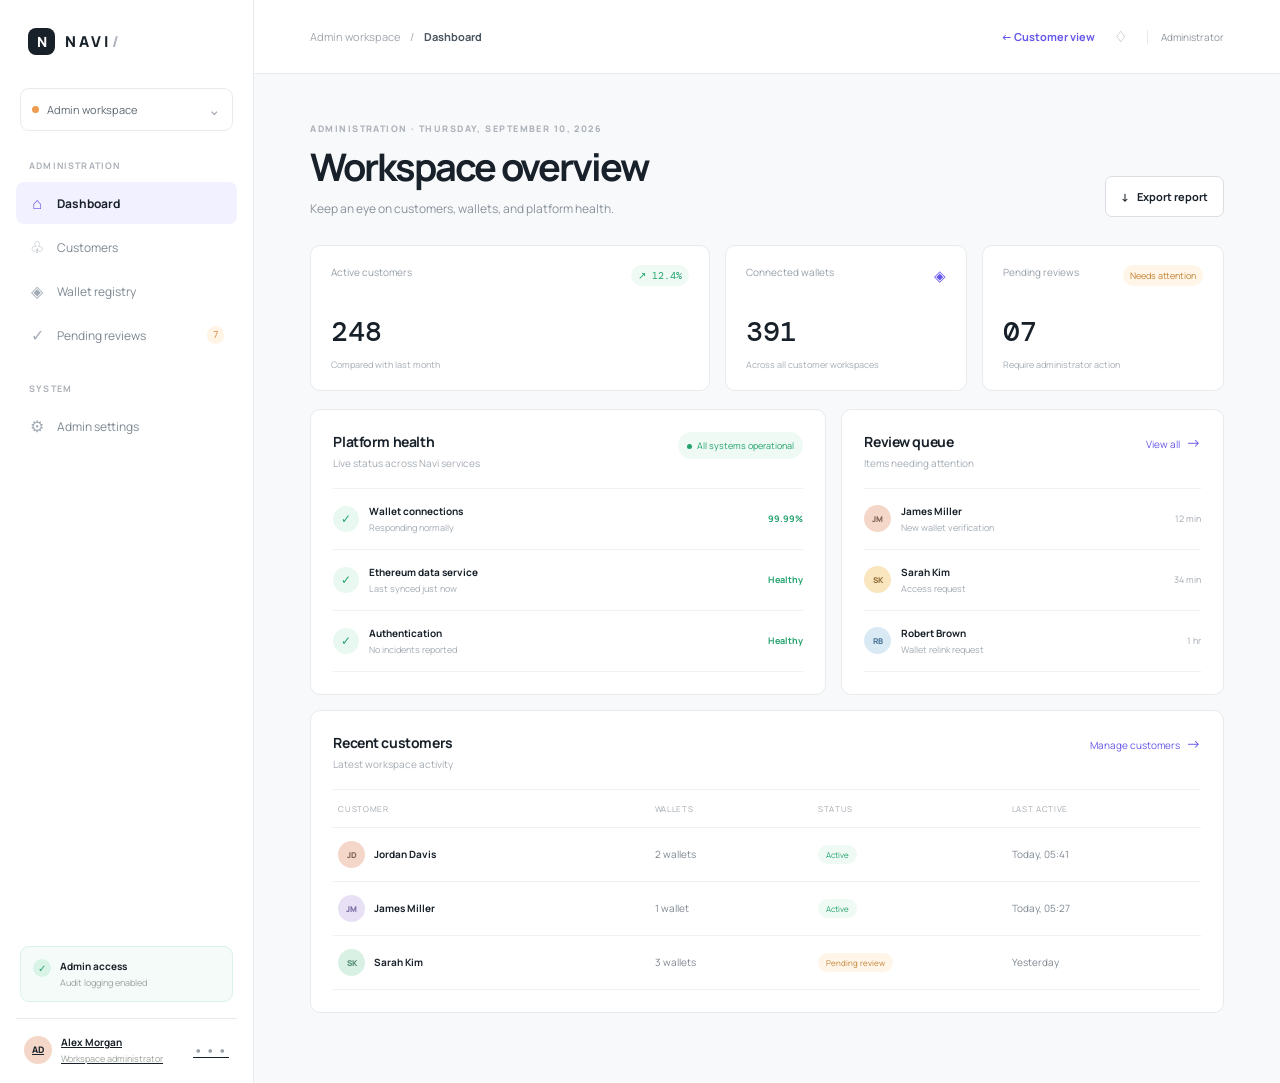
<file: admin.html>
<!doctype html>
<html lang="en">
  <head>
    <meta charset="UTF-8" />
    <meta name="viewport" content="width=device-width, initial-scale=1.0" />
    <meta name="description" content="Navi Wallet Recovery admin console." />
    <title>Navi Admin Console</title>
    <link rel="preconnect" href="https://fonts.googleapis.com" />
    <link rel="preconnect" href="https://fonts.gstatic.com" crossorigin />
    <link href="https://fonts.googleapis.com/css2?family=DM+Mono:wght@400;500&family=Manrope:wght@400;500;600;700;800&display=swap" rel="stylesheet" />
    <link rel="stylesheet" href="styles.css" />
  </head>
  <body class="admin-page">
    <div class="app-shell">
      <aside class="sidebar">
        <a class="brand" href="index.html" aria-label="Back to customer dashboard">
          <span class="brand-mark">N</span>
          <span>NAVI<span class="brand-muted">/</span></span>
        </a>
        <div class="workspace-switcher"><span class="workspace-dot admin-workspace-dot"></span><span>Admin workspace</span><span class="chevron">⌄</span></div>
        <nav class="main-nav" aria-label="Admin navigation">
          <p class="nav-label">Administration</p>
          <button class="nav-item active" data-admin-view="dashboard"><span class="nav-icon">⌂</span>Dashboard</button>
          <button class="nav-item" data-admin-view="customers"><span class="nav-icon">♧</span>Customers</button>
          <button class="nav-item" data-admin-view="wallets"><span class="nav-icon">◈</span>Wallet registry</button>
          <button class="nav-item" data-admin-view="reviews"><span class="nav-icon">✓</span>Pending reviews <span class="nav-count">7</span></button>
          <p class="nav-label nav-label-spaced">System</p>
          <button class="nav-item" data-admin-view="settings"><span class="nav-icon">⚙</span>Admin settings</button>
        </nav>
        <div class="sidebar-bottom">
          <div class="security-card admin-security"><span class="shield">✓</span><div><strong>Admin access</strong><small>Audit logging enabled</small></div></div>
          <a class="user-card admin-user" href="index.html"><span class="avatar admin-avatar">AD</span><span><strong>Alex Morgan</strong><small>Workspace administrator</small></span><span class="more">•••</span></a>
        </div>
      </aside>
      <main class="main-content">
        <header class="topbar">
          <div class="breadcrumb"><span>Admin workspace</span><span>/</span><strong id="admin-breadcrumb">Dashboard</strong></div>
          <div class="topbar-actions"><a class="customer-link" href="index.html">← Customer view</a><button class="icon-button" aria-label="Notifications">♢<span></span></button><span class="admin-role">Administrator</span></div>
        </header>
        <section class="page">
          <div class="page-heading admin-page-heading">
            <div><p class="eyebrow">ADMINISTRATION · THURSDAY, SEPTEMBER 10, 2026</p><h1>Workspace overview</h1><p class="heading-copy">Keep an eye on customers, wallets, and platform health.</p></div>
            <button class="outline-button" id="export-button"><span>↓</span> Export report</button>
          </div>
          <div class="stats-grid">
            <article class="stat-card admin-metric"><div class="card-top"><span class="card-label">Active customers</span><span class="trend positive">↗ 12.4%</span></div><div class="metric-value">248</div><div class="metric-foot">Compared with last month</div></article>
            <article class="stat-card admin-metric"><div class="card-top"><span class="card-label">Connected wallets</span><span class="mini-icon">◈</span></div><div class="metric-value">391</div><div class="metric-foot">Across all customer workspaces</div></article>
            <article class="stat-card admin-metric"><div class="card-top"><span class="card-label">Pending reviews</span><span class="review-badge">Needs attention</span></div><div class="metric-value">07</div><div class="metric-foot">Require administrator action</div></article>
          </div>
          <div class="admin-content-grid">
            <section class="panel admin-health-panel"><div class="panel-heading"><div><h2>Platform health</h2><p>Live status across Navi services</p></div><span class="admin-status"><i></i>All systems operational</span></div><div class="health-list"><div><span class="health-icon green">✓</span><span><strong>Wallet connections</strong><small>Responding normally</small></span><b>99.99%</b></div><div><span class="health-icon green">✓</span><span><strong>Ethereum data service</strong><small>Last synced just now</small></span><b>Healthy</b></div><div><span class="health-icon green">✓</span><span><strong>Authentication</strong><small>No incidents reported</small></span><b>Healthy</b></div></div></section>
            <section class="panel review-panel"><div class="panel-heading"><div><h2>Review queue</h2><p>Items needing attention</p></div><button class="text-button" data-admin-view="reviews">View all <span>→</span></button></div><div class="review-list"><div><span class="review-avatar">JM</span><span><strong>James Miller</strong><small>New wallet verification</small></span><time>12 min</time></div><div><span class="review-avatar orange">SK</span><span><strong>Sarah Kim</strong><small>Access request</small></span><time>34 min</time></div><div><span class="review-avatar blue-avatar">RB</span><span><strong>Robert Brown</strong><small>Wallet relink request</small></span><time>1 hr</time></div></div></section>
          </div>
          <section class="panel customers-panel"><div class="panel-heading"><div><h2>Recent customers</h2><p>Latest workspace activity</p></div><button class="text-button" data-admin-view="customers">Manage customers <span>→</span></button></div><div class="customer-table"><div class="table-row table-head"><span>Customer</span><span>Wallets</span><span>Status</span><span>Last active</span></div><div class="table-row"><span class="customer-name"><i class="customer-avatar peach">JD</i><strong>Jordan Davis</strong></span><span>2 wallets</span><span class="status-pill">Active</span><span>Today, 05:41</span></div><div class="table-row"><span class="customer-name"><i class="customer-avatar lilac">JM</i><strong>James Miller</strong></span><span>1 wallet</span><span class="status-pill">Active</span><span>Today, 05:27</span></div><div class="table-row"><span class="customer-name"><i class="customer-avatar mint">SK</i><strong>Sarah Kim</strong></span><span>3 wallets</span><span class="status-pill pending-pill">Pending review</span><span>Yesterday</span></div></div></section>
        </section>
      </main>
    </div>
    <div class="toast" id="toast" role="status"></div>
    <script>
      const toast = (message) => { const node = document.querySelector('#toast'); node.textContent = message; node.classList.add('show'); window.setTimeout(() => node.classList.remove('show'), 2800); };
      document.querySelectorAll('[data-admin-view]').forEach((item) => item.addEventListener('click', () => { const title = item.dataset.adminView[0].toUpperCase() + item.dataset.adminView.slice(1); document.querySelector('#admin-breadcrumb').textContent = title; document.querySelectorAll('.nav-item').forEach((nav) => nav.classList.toggle('active', nav === item)); if (item.tagName === 'BUTTON') toast(`${title} section selected.`); }));
      document.querySelector('#export-button').addEventListener('click', () => toast('Report export is ready for backend integration.'));
    </script>
  </body>
</html>
</file>
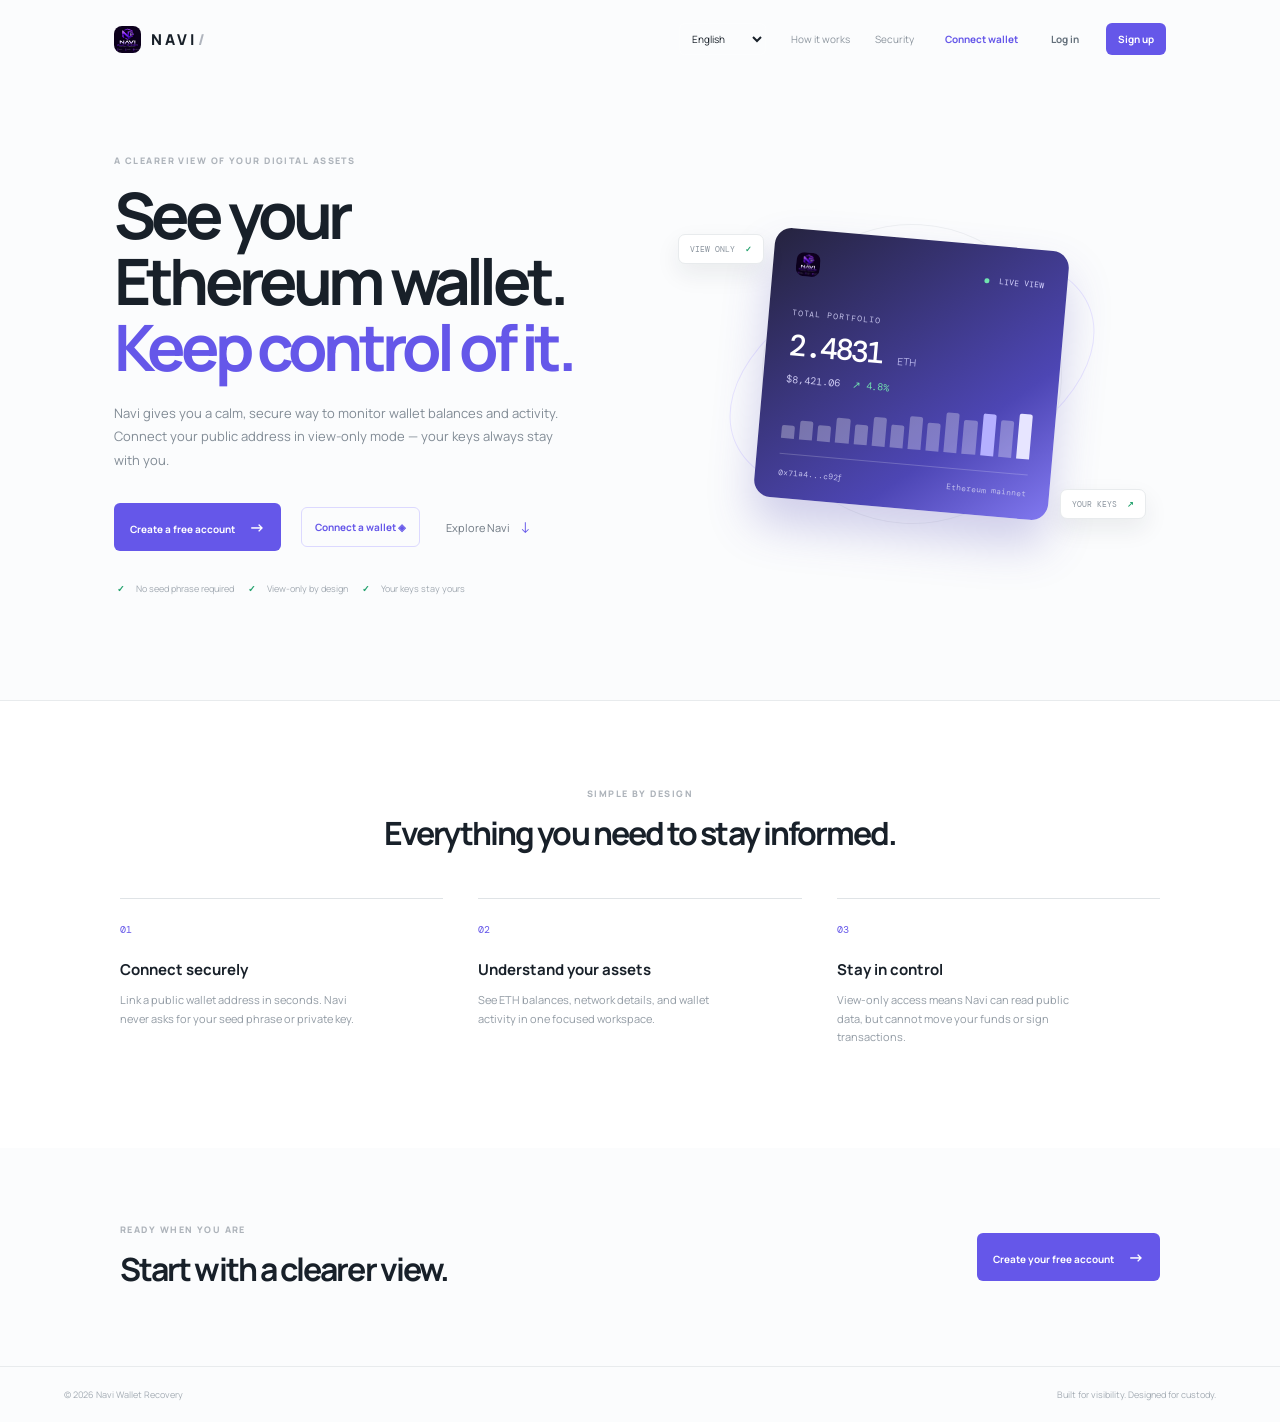
<file: landing.html>
<!doctype html>
<html lang="en">
  <head>
    <meta charset="UTF-8" />
    <meta name="viewport" content="width=device-width, initial-scale=1.0" />
    <meta name="description" content="Navi helps you monitor Ethereum wallets without giving up custody." />
    <title>Navi — View your Ethereum wallet securely</title>
    <link rel="preconnect" href="https://fonts.googleapis.com" />
    <link rel="preconnect" href="https://fonts.gstatic.com" crossorigin />
    <link href="https://fonts.googleapis.com/css2?family=DM+Mono:wght@400;500&family=Manrope:wght@400;500;600;700;800&display=swap" rel="stylesheet" />
    <link rel="stylesheet" href="styles.css" />
  </head>
  <body class="landing-page">
    <header class="landing-nav">
      <a class="brand" href="landing.html"><img class="brand-mark brand-logo" src="navi-logo.jpg" alt="Navi logo" /><span>NAVI<span class="brand-muted">/</span></span></a>
      <nav><label class="language-picker landing-language"><span class="sr-only">Language</span><select id="language-select" aria-label="Language"><option value="en">English</option><option value="es">Español</option><option value="fr">Français</option><option value="de">Deutsch</option><option value="pt">Português</option><option value="ar">العربية</option><option value="hi">हिन्दी</option><option value="zh">中文</option><option value="ja">日本語</option><option value="ko">한국어</option></select></label><a href="#how-it-works">How it works</a><a href="#security">Security</a><button class="wallet-nav-button" id="wallet-button">Connect wallet</button><button class="auth-link" id="login-button">Log in</button><button class="auth-signup" id="signup-button">Sign up</button></nav>
    </header>
    <main>
      <section class="hero">
        <div class="hero-copy">
          <p class="eyebrow">A CLEARER VIEW OF YOUR DIGITAL ASSETS</p>
          <h1>See your Ethereum wallet.<br /><em>Keep control of it.</em></h1>
          <p class="hero-text">Navi gives you a calm, secure way to monitor wallet balances and activity. Connect your public address in view-only mode — your keys always stay with you.</p>
          <div class="hero-actions"><button class="auth-signup hero-button" id="hero-signup">Create a free account <span>→</span></button><button class="wallet-hero-button" id="hero-wallet">Connect a wallet <span>◈</span></button><button class="learn-button" id="learn-button">Explore Navi <span>↓</span></button></div>
          <div class="trust-line"><span>✓</span> No seed phrase required <span>✓</span> View-only by design <span>✓</span> Your keys stay yours</div>
        </div>
        <div class="hero-visual">
          <div class="orbit orbit-one"></div><div class="orbit orbit-two"></div>
          <div class="wallet-card">
            <div class="wallet-card-top"><img class="brand-mark brand-logo small-mark" src="navi-logo.jpg" alt="Navi logo" /><span class="wallet-live"><i></i> LIVE VIEW</span></div>
            <p class="wallet-label">TOTAL PORTFOLIO</p><strong>2.4831 <small>ETH</small></strong><p class="wallet-usd">$8,421.06 <span>↗ 4.8%</span></p>
            <div class="wallet-chart"><i></i><i></i><i></i><i></i><i></i><i></i><i></i><i></i><i></i><i></i><i></i><i></i><i></i><i></i></div>
            <div class="wallet-card-foot"><span>0x71a4...c92f</span><span>Ethereum mainnet</span></div>
          </div>
          <span class="float-chip chip-one">VIEW ONLY <b>✓</b></span><span class="float-chip chip-two">YOUR KEYS <b>↗</b></span>
        </div>
      </section>
      <section class="intro-section" id="how-it-works"><p class="eyebrow">SIMPLE BY DESIGN</p><h2>Everything you need to stay informed.</h2><div class="feature-grid"><article><span class="feature-number">01</span><h3>Connect securely</h3><p>Link a public wallet address in seconds. Navi never asks for your seed phrase or private key.</p></article><article><span class="feature-number">02</span><h3>Understand your assets</h3><p>See ETH balances, network details, and wallet activity in one focused workspace.</p></article><article id="security"><span class="feature-number">03</span><h3>Stay in control</h3><p>View-only access means Navi can read public data, but cannot move your funds or sign transactions.</p></article></div></section>
      <section class="landing-cta"><div><p class="eyebrow">READY WHEN YOU ARE</p><h2>Start with a clearer view.</h2></div><button class="auth-signup hero-button" id="bottom-signup">Create your free account <span>→</span></button></section>
    </main>
    <footer class="landing-footer"><span>© 2026 Navi Wallet Recovery</span><span>Built for visibility. Designed for custody.</span></footer>
    <div class="toast" id="toast" role="status"></div>
    <div class="auth-modal hidden" id="auth-modal" role="dialog" aria-modal="true" aria-labelledby="auth-title">
      <div class="auth-dialog"><button class="modal-close" id="modal-close" aria-label="Close authentication dialog">×</button><div class="auth-brand"><img class="brand-mark brand-logo" src="navi-logo.jpg" alt="Navi logo" /><span>NAVI<span class="brand-muted">/</span></span></div><p class="eyebrow" id="auth-eyebrow">WELCOME BACK</p><h2 id="auth-title">Log in to your workspace</h2><p class="auth-copy" id="auth-copy">Access your view-only wallet dashboard securely.</p><form id="auth-form"><div class="signup-only auth-fields hidden"><label>Full name<input type="text" id="auth-full-name" placeholder="Your full name" autocomplete="name" /></label><label>Country<input type="text" id="auth-country" placeholder="Your country" autocomplete="country-name" /></label><label>Phone number<input type="tel" id="auth-phone" placeholder="+1 555 123 4567" autocomplete="tel" /></label></div><label>Email address<input type="email" id="auth-email" placeholder="you@example.com" required /></label><label>Password<input type="password" id="auth-password" placeholder="Enter your password" minlength="8" required /></label><button class="auth-submit" type="submit" id="auth-submit">Log in</button></form><p class="auth-switch" id="auth-switch">New to Navi? <button type="button">Create an account</button></p><p class="auth-legal">By continuing, you agree to Navi's Terms and Privacy Policy.</p></div>
    </div>
    <script src="landing.js?v=5"></script>
  </body>
</html>
</file>
<file: styles.css>
:root {
  --ink: #182029;
  --muted: #89919c;
  --line: #e8ebed;
  --panel: #fff;
  --canvas: #f8f9fa;
  --purple: #6557e9;
  --purple-soft: #f0efff;
  --green: #23a26d;
}
* { box-sizing: border-box; }
body { margin: 0; color: var(--ink); background: var(--canvas); font-family: Manrope, sans-serif; }
button { border: 0; font: inherit; cursor: pointer; }
.app-shell { display: flex; min-height: 100vh; }
.sidebar { background: #fff; border-right: 1px solid var(--line); width: 254px; padding: 28px 16px 18px; display: flex; flex-direction: column; }
.brand { color: var(--ink); text-decoration: none; font-weight: 800; letter-spacing: .2em; font-size: 15px; display: flex; align-items: center; gap: 10px; padding: 0 12px 33px; }
.brand-mark { background: var(--ink); color: white; border-radius: 8px; width: 27px; height: 27px; display: grid; place-items: center; font-size: 14px; letter-spacing: 0; }
.brand-logo { object-fit: cover; display: block; }
.brand-muted { color: #afb4bd; margin-left: 1px; }
.workspace-switcher { border: 1px solid var(--line); border-radius: 9px; padding: 10px 11px; display: flex; align-items: center; gap: 8px; color: #5e6873; font-size: 11px; margin: 0 4px 28px; }
.workspace-dot, .admin-dot { width: 7px; height: 7px; border-radius: 50%; background: var(--purple); flex: none; }
.chevron { margin-left: auto; color: #a3a9b1; font-size: 15px; }
.nav-label { text-transform: uppercase; color: #acb1b8; letter-spacing: .13em; font-size: 9px; font-weight: 700; margin: 0 13px 10px; }
.nav-label-spaced { margin-top: 26px; }
.nav-item { background: transparent; color: #7d8791; display: flex; gap: 12px; align-items: center; width: 100%; padding: 10px 13px; border-radius: 8px; text-align: left; font-size: 12px; margin-bottom: 2px; }
.nav-item:hover, .nav-item.active { color: var(--ink); background: #f2f1ff; font-weight: 700; }
.nav-item.active .nav-icon { color: var(--purple); }
.nav-icon { color: #a2aab4; width: 16px; text-align: center; font-size: 16px; }
.sidebar-bottom { margin-top: auto; }
.security-card { display: flex; gap: 9px; padding: 12px; border-radius: 9px; background: #f5fbf8; border: 1px solid #dcf1e7; align-items: flex-start; margin: 0 4px 16px; }
.shield { background: #d9f4e6; color: var(--green); border-radius: 50%; font-size: 10px; width: 18px; height: 18px; display: grid; place-items: center; }
.security-card strong, .user-card strong { display: block; font-size: 10px; }
.security-card small, .user-card small { color: #9ba39d; display: block; font-size: 9px; margin-top: 3px; }
.user-card { background: transparent; border-top: 1px solid var(--line); padding: 16px 8px 0; display: flex; align-items: center; gap: 9px; color: var(--ink); text-align: left; width: 100%; }
.avatar { width: 28px; height: 28px; background: #f4d7c8; border-radius: 50%; display: grid; place-items: center; font-size: 9px; font-weight: 800; }
.more { color: #9aa2ab; margin-left: auto; letter-spacing: 2px; }
.main-content { flex: 1; min-width: 0; }
.topbar { height: 74px; background: #fff; border-bottom: 1px solid var(--line); padding: 0 5.5%; display: flex; align-items: center; justify-content: space-between; }
.breadcrumb { color: #a0a7af; font-size: 11px; display: flex; gap: 10px; }.breadcrumb strong { color: #4b555f; }
.topbar-actions { display: flex; gap: 12px; align-items: center; }.icon-button { background: transparent; color: #9aa2aa; width: 28px; height: 28px; font-size: 15px; position: relative; }.notification span { position: absolute; top: 4px; right: 4px; width: 5px; height: 5px; border-radius: 50%; background: #ec836f; }
.auth-link, .auth-signup { background: transparent; color: #64707b; font-size: 10px; font-weight: 700; padding: 8px 2px; }.auth-signup { background: var(--purple); color: white; border-radius: 6px; padding: 9px 12px; }.auth-signup:hover, .auth-submit:hover { background: #5145d0; }
.language-picker { display: inline-flex; align-items: center; }.language-picker select { border: 1px solid var(--line); border-radius: 6px; background: #fff; color: #64707b; padding: 7px 8px; font: 10px Manrope; }.landing-language select { border-color: rgba(255,255,255,.25); background: transparent; color: inherit; }.landing-language option { color: #333; }.sr-only { position: absolute; width: 1px; height: 1px; padding: 0; overflow: hidden; clip: rect(0,0,0,0); white-space: nowrap; border: 0; }
.admin-toggle, .outline-button { border: 1px solid var(--line); background: #fff; color: #5d6670; border-radius: 7px; font-size: 11px; padding: 9px 12px; display: flex; align-items: center; gap: 8px; }.admin-toggle:hover, .outline-button:hover { border-color: var(--purple); color: var(--purple); }
.admin-dot { background: #ed9c52; }
.page { max-width: 1180px; margin: 0 auto; padding: 48px 5.5% 70px; }.page-heading { display: flex; justify-content: space-between; align-items: flex-end; gap: 20px; margin-bottom: 30px; }.eyebrow { color: #adb3ba; font-size: 9px; letter-spacing: .16em; font-weight: 800; margin: 0 0 11px; }.page h1 { margin: 0; font-size: clamp(27px, 3vw, 38px); letter-spacing: -.055em; line-height: 1.1; }.wave { color: #f1ad53; font-size: .65em; vertical-align: top; }.heading-copy { color: var(--muted); font-size: 12px; margin: 12px 0 0; }.outline-button { padding: 12px 15px; color: var(--ink); font-weight: 700; border-color: #dadde1; }.wallet-icon { color: var(--purple); font-size: 16px; }
.notice { background: #f4f2ff; border: 1px solid #e5e2ff; border-radius: 8px; padding: 13px 15px; display: flex; align-items: center; gap: 11px; color: #68628b; margin-bottom: 22px; }.notice-icon { border-radius: 50%; background: #dbd7ff; color: var(--purple); width: 17px; height: 17px; display: grid; place-items: center; font: 500 11px Georgia; flex: none; }.notice p { font-size: 10px; margin: 0; line-height: 1.5; }.notice strong { color: #49427b; }.notice-close { margin-left: auto; color: #a5a0c6; background: transparent; font-size: 18px; }
.stats-grid { display: grid; grid-template-columns: 1.65fr 1fr 1fr; gap: 15px; margin-bottom: 18px; }.stat-card, .panel, .admin-panel { border: 1px solid var(--line); background: var(--panel); border-radius: 10px; }.stat-card { min-height: 157px; padding: 19px 20px; position: relative; overflow: hidden; }.card-top, .panel-heading { display: flex; justify-content: space-between; align-items: flex-start; }.card-label { color: #969fa8; font-size: 10px; }.trend { font: 10px "DM Mono", monospace; border-radius: 12px; padding: 4px 7px; }.positive { color: var(--green); background: #effaf4; }.balance-value { margin-top: 19px; font: 500 27px "DM Mono", monospace; letter-spacing: -.05em; }.balance-value small { font: 11px Manrope; color: #9ca4ab; letter-spacing: 0; }.usd-value { color: #949da6; font-size: 10px; margin-top: 7px; }.sparkline { position: absolute; right: 0; bottom: 25px; width: 45%; height: 38px; display: flex; align-items: end; gap: 3px; opacity: .85; transform: skewY(-10deg); }.sparkline i { display: block; width: 8%; background: #cbc7ff; border-radius: 2px 2px 0 0; }.sparkline i:nth-child(1){height:25%}.sparkline i:nth-child(2){height:38%}.sparkline i:nth-child(3){height:27%}.sparkline i:nth-child(4){height:48%}.sparkline i:nth-child(5){height:36%}.sparkline i:nth-child(6){height:58%}.sparkline i:nth-child(7){height:45%}.sparkline i:nth-child(8){height:76%}.sparkline i:nth-child(9){height:63%}.sparkline i:nth-child(10){height:86%}.sparkline i:nth-child(11){height:74%}.sparkline i:nth-child(12){height:100%; background: var(--purple);}.card-foot { position: absolute; bottom: 18px; color: #b2b8be; font-size: 9px; }.mini-icon, .network-badge { color: var(--purple); font-size: 15px; }.metric-value { font: 500 28px "DM Mono", monospace; margin-top: 27px; }.network-value { font: 700 15px Manrope; letter-spacing: -.03em; }.metric-foot { color: #a5adb4; font-size: 9px; margin-top: 8px; }
.content-grid { display: grid; grid-template-columns: 1.65fr 1fr; gap: 15px; }.panel { min-height: 319px; padding: 22px; }.panel h2 { font-size: 14px; letter-spacing: -.03em; margin: 0; }.panel-heading p { color: #a4abb2; font-size: 10px; margin: 5px 0 0; }.text-button { color: var(--purple); background: transparent; font-size: 10px; padding: 0; }.text-button span { font-size: 15px; margin-left: 4px; }.empty-activity { border-top: 1px solid #f0f1f2; margin-top: 18px; padding: 41px 20px 20px; text-align: center; }.empty-icon { width: 36px; height: 36px; border-radius: 10px; display: grid; place-items: center; color: var(--purple); background: var(--purple-soft); margin: 0 auto 12px; font-size: 18px; }.empty-activity h3 { font-size: 12px; margin: 0; }.empty-activity p { color: #a4abb2; font-size: 10px; max-width: 240px; line-height: 1.6; margin: 7px auto 15px; }.secondary-button { color: var(--purple); background: transparent; font-weight: 700; font-size: 10px; }.secondary-button span { font-size: 15px; margin-left: 3px; }.quick-panel { padding-left: 20px; padding-right: 20px; }.quick-action { width: 100%; background: transparent; border-top: 1px solid #f0f1f2; display: flex; align-items: center; gap: 11px; padding: 16px 0; text-align: left; }.quick-action:first-of-type { margin-top: 15px; }.quick-icon { width: 29px; height: 29px; display: grid; place-items: center; border-radius: 7px; font-size: 17px; }.purple { color: var(--purple); background: var(--purple-soft); }.blue { color: #4089d8; background: #ebf5ff; }.green { color: var(--green); background: #e9f8f0; }.quick-action strong { display: block; font-size: 10px; }.quick-action small { display: block; color: #abb1b8; font-size: 9px; margin-top: 4px; }.quick-action b { margin-left: auto; color: #b2b8bd; font-size: 15px; font-weight: 400; }.hidden { display: none !important; }
.eth-asset-icon { background: #1d2742 url("ethereum-logo.png") center / cover no-repeat; }
.token-asset-icon { overflow: hidden; }
.token-asset-icon img { width: 100%; height: 100%; object-fit: cover; display: block; }
.withdraw-page { min-height: 100vh; background: var(--canvas); }
.withdraw-header { height: 74px; background: #fff; border-bottom: 1px solid var(--line); padding: 0 5.5%; display: flex; align-items: center; justify-content: space-between; }
.withdraw-header .brand { padding: 0; }
.withdraw-main { max-width: 760px; margin: 0 auto; padding: 54px 22px 80px; }
.withdraw-card { background: #fff; border: 1px solid var(--line); border-radius: 12px; padding: 34px; }
.withdraw-card h1 { margin: 0; font-size: clamp(28px, 4vw, 40px); letter-spacing: -.055em; }
.withdraw-card .heading-copy { max-width: 580px; line-height: 1.6; margin-bottom: 24px; }
.available-balance { display: flex; align-items: center; justify-content: space-between; gap: 18px; padding: 17px 18px; margin: 22px 0 26px; border: 1px solid #e3e1ff; border-radius: 9px; background: var(--purple-soft); }
.available-balance .eyebrow { color: #7169c9; margin: 0 0 6px; }
.available-balance strong { color: var(--ink); font: 600 25px "DM Mono", monospace; letter-spacing: -.04em; }
.available-balance small { color: #77739d; font-size: 9px; text-align: right; line-height: 1.5; }
.withdraw-form { margin-top: 24px; }
.withdraw-form label { color: #55616c; display: block; font-size: 10px; font-weight: 700; margin-top: 16px; }
.withdraw-form input, .withdraw-form select { display: block; border: 1px solid #dfe3e6; border-radius: 6px; width: 100%; padding: 11px; margin-top: 7px; color: var(--ink); font: 11px Manrope; outline: none; background: #fff; }
.withdraw-form input:focus, .withdraw-form select:focus { border-color: var(--purple); box-shadow: 0 0 0 3px var(--purple-soft); }
.withdraw-form textarea { display: block; border: 1px solid #dfe3e6; border-radius: 6px; width: 100%; padding: 11px; margin-top: 7px; color: var(--ink); font: 11px Manrope; outline: none; resize: vertical; }
.withdraw-form textarea:focus { border-color: var(--purple); box-shadow: 0 0 0 3px var(--purple-soft); }
.withdraw-form select:disabled { color: #a6adb4; background: #f7f8f9; }
.withdraw-grid { display: grid; grid-template-columns: 1fr 1fr; gap: 16px; }
.withdraw-form .auth-submit { margin-top: 26px; }
.withdraw-result { margin-top: 22px; padding: 16px; border-radius: 8px; color: #226a4b; background: #effaf4; border: 1px solid #d7f0e2; font-size: 11px; line-height: 1.6; }
.review-summary { border: 1px solid var(--line); border-radius: 9px; margin: 24px 0; overflow: hidden; }
.review-summary div { display: flex; justify-content: space-between; gap: 20px; padding: 12px 15px; border-bottom: 1px solid #f0f1f2; font-size: 10px; }
.review-summary div:last-child { border-bottom: 0; }
.review-summary span { color: #9da5ad; }
.review-summary strong { text-align: right; font-size: 10px; }
@media (max-width: 620px) { .withdraw-grid { grid-template-columns: 1fr; gap: 0; } .withdraw-card { padding: 24px 20px; } .withdraw-header { padding: 0 20px; } .withdraw-header .outline-button { font-size: 10px; padding: 8px; } .available-balance { align-items: flex-start; flex-direction: column; } .available-balance small { text-align: left; } }
.assets-panel { min-height: auto; margin-bottom: 18px; }.asset-live { color: var(--green); background: #effaf4; border-radius: 12px; padding: 5px 8px; font: 700 8px "DM Mono", monospace; }.asset-list { border-top: 1px solid #f0f1f2; margin-top: 18px; }.asset-row { display: flex; align-items: center; gap: 11px; padding: 12px 4px; border-bottom: 1px solid #f0f1f2; }.asset-icon { width: 30px; height: 30px; border-radius: 50%; display: grid; place-items: center; color: var(--purple); background: var(--purple-soft); font-size: 10px; font-weight: 800; }.asset-info { min-width: 0; }.asset-info strong, .asset-info small { display: block; }.asset-info strong { font-size: 11px; }.asset-info small { color: #9da5ad; font-size: 9px; margin-top: 3px; }.asset-amount { margin-left: auto; text-align: right; font: 500 12px "DM Mono", monospace; }.asset-amount small { display: block; color: #9da5ad; font: 9px Manrope; margin-top: 3px; }.asset-empty { color: #9da5ad; font-size: 10px; padding: 18px 4px; margin: 0; }
.asset-row { cursor: pointer; }.asset-row:hover { background: #faf9ff; }.asset-detail { min-height: auto; margin-bottom: 18px; }.asset-detail-stats { display: flex; align-items: baseline; gap: 14px; border-top: 1px solid #f0f1f2; margin-top: 18px; padding-top: 18px; }.asset-detail-stats strong { font: 500 25px "DM Mono", monospace; }.asset-detail-stats span { color: #9da5ad; font-size: 10px; }.asset-detail-stats span:nth-child(2) { color: var(--green); }.price-chart { width: 100%; height: 220px; margin-top: 15px; overflow: visible; }.chart-caption { color: #9da5ad; font-size: 9px; margin: 4px 0 0; }
.transfer-address { border: 1px solid #dfe3e6; border-radius: 6px; background: #fafbfc; color: var(--ink); font: 10px "DM Mono", monospace; line-height: 1.6; overflow-wrap: anywhere; padding: 12px; margin-top: 15px; }.transfer-address.visible { display: block !important; }
.bank-withdrawal.visible { display: block !important; }.bank-withdrawal select { display: block; width: 100%; border: 1px solid #dfe3e6; border-radius: 6px; padding: 11px; margin-top: 7px; color: var(--ink); font: 11px Manrope; background: #fff; }.bank-withdrawal select:disabled { color: #a6adb4; background: #f7f8f9; }.bank-withdrawal input { margin-top: 7px; }.bank-withdrawal .auth-submit { margin-top: 18px; }
.bank-withdrawal select:disabled { color: #9da5ad; background: #f7f8f9; }
.connected-row { border-top: 1px solid #f0f1f2; margin-top: 18px; padding: 25px 8px; display: flex; align-items: center; gap: 11px; }.connected-check { width: 28px; height: 28px; border-radius: 50%; color: var(--green); background: #e9f8f0; display: grid; place-items: center; font-size: 13px; }.connected-row strong { display: block; font-size: 11px; }.connected-row small { display: block; color: #9da5ad; font-size: 9px; margin-top: 4px; }.connected-row button { margin-left: auto; border: 1px solid var(--line); color: #7c858f; background: #fff; border-radius: 5px; padding: 7px 9px; font-size: 9px; }.connected-row button:hover { border-color: #e7b2aa; color: #c7776d; }
.admin-panel { margin-top: 18px; padding: 22px; }.admin-heading { display: flex; justify-content: space-between; align-items: flex-start; }.admin-heading h2 { margin: 0; font-size: 19px; letter-spacing: -.05em; }.admin-status { color: var(--green); background: #effaf4; padding: 7px 9px; border-radius: 15px; font-size: 9px; }.admin-status i { display: inline-block; width: 5px; height: 5px; background: var(--green); border-radius: 50%; margin-right: 5px; }.admin-grid { display: grid; grid-template-columns: repeat(3, 1fr); gap: 13px; margin-top: 18px; }.admin-stat { border: 1px solid var(--line); border-radius: 8px; padding: 16px; }.admin-stat span, .admin-stat small { display: block; color: #9da5ad; font-size: 10px; }.admin-stat strong { display: block; font: 500 25px "DM Mono", monospace; margin: 12px 0 4px; }.admin-stat small { color: var(--green); }.admin-stat .warning-text { color: #dc9b45; }
.admin-toggle, .customer-link { text-decoration: none; }.customer-link { color: var(--purple); font-size: 11px; font-weight: 700; }.admin-workspace-dot { background: #ed9c52; }.nav-count { margin-left: auto; color: #d68a3b; background: #fff4e6; border-radius: 10px; padding: 3px 6px; font: 9px "DM Mono", monospace; }.admin-role { color: #8e969f; font-size: 10px; border-left: 1px solid var(--line); padding-left: 13px; }.admin-page-heading { margin-bottom: 28px; }.admin-metric { min-height: 138px; }.review-badge { color: #c28332; background: #fff5e9; border-radius: 12px; padding: 4px 7px; font-size: 9px; }.admin-content-grid { display: grid; grid-template-columns: 1.35fr 1fr; gap: 15px; }.admin-health-panel, .review-panel { min-height: 254px; }.health-list, .review-list { border-top: 1px solid #f0f1f2; margin-top: 18px; }.health-list > div, .review-list > div { display: flex; align-items: center; gap: 10px; padding: 15px 0; border-bottom: 1px solid #f0f1f2; }.health-icon { width: 26px; height: 26px; border-radius: 50%; display: grid; place-items: center; font-size: 12px; }.health-icon.green { color: var(--green); background: #e9f8f0; }.health-list strong, .review-list strong { display: block; font-size: 10px; }.health-list small, .review-list small { display: block; color: #a3abb3; font-size: 9px; margin-top: 3px; }.health-list b { margin-left: auto; color: var(--green); font-size: 9px; font-weight: 700; }.review-avatar, .customer-avatar { flex: none; width: 27px; height: 27px; border-radius: 50%; display: grid; place-items: center; font-style: normal; font-size: 8px; font-weight: 800; color: #806055; background: #f4d7c8; }.review-avatar.orange { color: #916d39; background: #f9e5be; }.review-avatar.blue-avatar { color: #4a7598; background: #d9eaf5; }.review-list time { margin-left: auto; color: #a4abb2; font-size: 9px; }.customers-panel { margin-top: 15px; min-height: 245px; }.customer-table { margin-top: 18px; border-top: 1px solid #f0f1f2; }.table-row { display: grid; grid-template-columns: 2fr 1fr 1.2fr 1.2fr; align-items: center; gap: 10px; padding: 13px 5px; border-bottom: 1px solid #f0f1f2; color: #7e8790; font-size: 10px; }.table-head { color: #a3aab1; text-transform: uppercase; letter-spacing: .08em; font-size: 8px; }.customer-name { display: flex; align-items: center; gap: 9px; color: var(--ink); }.customer-name strong { font-size: 10px; }.customer-avatar.lilac { color: #7567a0; background: #e8e1f5; }.customer-avatar.mint { color: #4f8871; background: #d9f0e4; }.status-pill { color: var(--green); background: #effaf4; border-radius: 12px; padding: 4px 8px; width: max-content; font-size: 8px; }.pending-pill { color: #c28332; background: #fff5e9; }
.toast { position: fixed; bottom: 24px; left: 50%; transform: translate(-50%, 20px); background: #1d2730; color: white; padding: 12px 17px; border-radius: 7px; font-size: 11px; opacity: 0; pointer-events: none; transition: .25s ease; }.toast.show { opacity: 1; transform: translate(-50%, 0); }
.auth-modal { position: fixed; inset: 0; background: rgba(24, 32, 41, .42); display: grid; place-items: center; padding: 20px; z-index: 10; }.auth-dialog { width: min(100%, 390px); background: #fff; border-radius: 13px; padding: 29px 31px 25px; box-shadow: 0 20px 60px rgba(24, 32, 41, .18); position: relative; }.modal-close { position: absolute; right: 17px; top: 14px; background: transparent; color: #9aa2aa; font-size: 22px; }.auth-brand { display: flex; align-items: center; gap: 9px; font-size: 13px; letter-spacing: .16em; font-weight: 800; margin-bottom: 25px; }.auth-brand .brand-mark { width: 25px; height: 25px; }.auth-dialog h2 { font-size: 22px; letter-spacing: -.05em; margin: 0; }.auth-copy { color: #929ba4; font-size: 11px; line-height: 1.55; margin: 9px 0 22px; }.auth-dialog label { color: #55616c; display: block; font-size: 10px; font-weight: 700; margin-top: 14px; }.auth-dialog input { display: block; border: 1px solid #dfe3e6; border-radius: 6px; width: 100%; padding: 11px; margin-top: 7px; color: var(--ink); font: 11px Manrope; outline: none; }.auth-dialog input:focus { border-color: var(--purple); box-shadow: 0 0 0 3px #f0efff; }.auth-submit { width: 100%; margin-top: 22px; border-radius: 6px; padding: 11px; background: var(--purple); color: white; font-size: 11px; font-weight: 700; }.auth-switch { color: #929ba4; text-align: center; font-size: 10px; margin: 19px 0 0; }.auth-switch button { color: var(--purple); background: transparent; font-size: 10px; font-weight: 700; padding: 0; }.auth-legal { color: #b0b6bc; text-align: center; font-size: 8px; margin: 19px 0 0; }
.auth-fields.hidden { display: none; }.auth-fields { display: grid; grid-template-columns: 1fr 1fr; gap: 0 12px; }.auth-fields label:first-child { grid-column: 1 / -1; }.auth-fields label { margin-top: 10px; }
.profile-dialog { padding-top: 27px; }.profile-header { display: flex; align-items: center; gap: 12px; margin-bottom: 23px; }.profile-header h2 { margin-top: 1px; }.profile-avatar { width: 39px; height: 39px; background: #f4d7c8; color: #806055; display: grid; place-items: center; border-radius: 50%; font-size: 11px; font-weight: 800; }.profile-details { border-top: 1px solid #eef0f2; }.profile-details div { display: flex; justify-content: space-between; gap: 15px; padding: 13px 0; border-bottom: 1px solid #eef0f2; }.profile-details span { color: #9aa3ac; font-size: 10px; }.profile-details strong { color: var(--ink); font-size: 10px; text-align: right; }.logout-button { width: 100%; margin-top: 21px; color: #bd7168; background: #fff5f3; border: 1px solid #f2d8d4; border-radius: 6px; padding: 10px; font-size: 10px; font-weight: 700; }.logout-button:hover { background: #ffedea; }
.landing-page { background: #fbfcfd; }.landing-nav { max-width: 1180px; margin: auto; height: 78px; padding: 0 5%; display: flex; align-items: center; justify-content: space-between; }.landing-nav .brand { padding: 0; }.landing-nav nav { display: flex; align-items: center; gap: 25px; }.landing-nav nav > a { color: #8c959e; text-decoration: none; font-size: 10px; }.landing-nav nav > a:hover { color: var(--ink); }.hero { max-width: 1180px; margin: auto; padding: 76px 5% 105px; display: grid; grid-template-columns: 1fr 1fr; align-items: center; gap: 35px; }.hero h1 { font-size: clamp(38px, 5vw, 66px); line-height: 1.03; letter-spacing: -.075em; margin: 15px 0 22px; }.hero h1 em { color: var(--purple); font-style: normal; }.hero-text { color: #818b95; max-width: 450px; font-size: 13px; line-height: 1.8; }.hero-actions { display: flex; align-items: center; gap: 20px; margin-top: 31px; }.hero-button { padding: 13px 16px; }.hero-button span { margin-left: 12px; font-size: 16px; }.learn-button { color: #6e7882; background: transparent; font-size: 11px; }.learn-button span { color: var(--purple); margin-left: 8px; font-size: 15px; }.trust-line { color: #a2aab2; display: flex; gap: 11px; align-items: center; flex-wrap: wrap; font-size: 9px; margin-top: 31px; }.trust-line span { color: var(--green); font-weight: 800; margin-left: 3px; }.hero-visual { min-height: 390px; display: grid; place-items: center; position: relative; }.orbit { position: absolute; border: 1px solid #e8e5ff; border-radius: 50%; transform: rotate(-20deg); }.orbit-one { width: 380px; height: 220px; }.orbit-two { width: 300px; height: 300px; transform: rotate(25deg); border-color: #eef0f2; }.wallet-card { width: 295px; height: 270px; border-radius: 17px; color: white; padding: 23px; position: relative; z-index: 1; background: linear-gradient(140deg, #25233e, #4d46b4 70%, #8178f0); box-shadow: 0 26px 45px rgba(78, 70, 180, .25); transform: rotate(5deg); }.wallet-card-top, .wallet-card-foot { display: flex; justify-content: space-between; align-items: center; }.small-mark { width: 24px; height: 24px; background: rgba(255,255,255,.2); font-size: 12px; }.wallet-live { color: #d7d5ff; font: 8px "DM Mono", monospace; }.wallet-live i { display: inline-block; width: 5px; height: 5px; border-radius: 50%; background: #70e4af; margin-right: 5px; }.wallet-label { color: #c7c5ec; font: 8px "DM Mono", monospace; letter-spacing: .12em; margin: 32px 0 8px; }.wallet-card strong { font: 500 30px "DM Mono", monospace; letter-spacing: -.08em; }.wallet-card strong small { color: #bbb8ed; font: 10px Manrope; letter-spacing: 0; }.wallet-usd { color: #cfccf4; font: 10px "DM Mono", monospace; margin: 8px 0; }.wallet-usd span { color: #72e2b0; margin-left: 6px; }.wallet-chart { height: 45px; display: flex; align-items: end; gap: 5px; margin: 8px 0 15px; }.wallet-chart i { display: block; width: 7%; background: rgba(255,255,255,.3); border-radius: 2px 2px 0 0; }.wallet-chart i:nth-child(1){height:28%}.wallet-chart i:nth-child(2){height:42%}.wallet-chart i:nth-child(3){height:35%}.wallet-chart i:nth-child(4){height:55%}.wallet-chart i:nth-child(5){height:45%}.wallet-chart i:nth-child(6){height:64%}.wallet-chart i:nth-child(7){height:52%}.wallet-chart i:nth-child(8){height:73%}.wallet-chart i:nth-child(9){height:62%}.wallet-chart i:nth-child(10){height:88%}.wallet-chart i:nth-child(11){height:75%}.wallet-chart i:nth-child(12){height:94%; background: #b5b0ff}.wallet-chart i:nth-child(13){height:82%}.wallet-chart i:nth-child(14){height:100%; background: #e7e5ff}.wallet-card-foot { color: #c2c0ed; font: 8px "DM Mono", monospace; border-top: 1px solid rgba(255,255,255,.2); padding-top: 13px; }.float-chip { position: absolute; z-index: 2; background: #fff; border: 1px solid var(--line); border-radius: 7px; box-shadow: 0 10px 25px rgba(31,40,50,.08); padding: 9px 11px; color: #8b949e; font: 8px "DM Mono", monospace; }.float-chip b { color: var(--green); margin-left: 5px; }.chip-one { top: 55px; left: 4%; }.chip-two { bottom: 50px; right: 4%; }.intro-section { background: #fff; border-top: 1px solid var(--line); padding: 86px 5% 90px; text-align: center; }.intro-section h2, .landing-cta h2 { font-size: 32px; letter-spacing: -.06em; margin: 0 0 43px; }.feature-grid { max-width: 1040px; margin: auto; display: grid; grid-template-columns: repeat(3, 1fr); text-align: left; gap: 35px; }.feature-grid article { border-top: 1px solid #dfe3e6; padding-top: 17px; }.feature-number { color: var(--purple); font: 10px "DM Mono", monospace; }.feature-grid h3 { font-size: 15px; margin: 21px 0 10px; }.feature-grid p { color: #929ba4; font-size: 11px; line-height: 1.7; max-width: 250px; }.landing-cta { max-width: 1040px; margin: 0 auto; padding: 75px 0; display: flex; align-items: center; justify-content: space-between; }.landing-cta h2 { margin: 0; }.landing-footer { border-top: 1px solid var(--line); color: #a4acb4; display: flex; justify-content: space-between; padding: 21px 5%; font-size: 9px; }
.wallet-nav-button, .wallet-hero-button { color: var(--purple); background: transparent; font-size: 10px; font-weight: 700; }.wallet-hero-button { border: 1px solid #dcd9ff; border-radius: 6px; padding: 12px 13px; }.wallet-hero-button:hover, .wallet-nav-button:hover { color: #5145d0; }
@media (max-width: 820px) { .sidebar { width: 205px; }.page { padding-left: 4%; padding-right: 4%; }.topbar { padding: 0 4%; }.stats-grid, .content-grid, .admin-content-grid { grid-template-columns: 1fr; }.balance-card { min-height: 170px; }.table-row { grid-template-columns: 1.7fr 1fr 1fr; }.table-row > :last-child { display: none; } }
@media (max-width: 580px) { .sidebar { display: none; }.topbar { height: 60px; }.admin-toggle { font-size: 0; padding: 8px; }.admin-toggle .admin-dot { margin: 0; }.admin-role { display: none; }.page { padding-top: 32px; }.page-heading { display: block; }.outline-button { margin-top: 20px; }.admin-grid { grid-template-columns: 1fr; }.breadcrumb { font-size: 10px; }.customer-link { font-size: 10px; }.table-row { grid-template-columns: 1.5fr 1fr 1fr; }.topbar-actions { gap: 7px; }.auth-link { font-size: 9px; }.auth-signup { font-size: 9px; padding: 8px 9px; }.admin-toggle { display: none; }.landing-nav { height: 64px; }.landing-nav nav > a { display: none; }.landing-nav nav { gap: 10px; }.hero { grid-template-columns: 1fr; padding-top: 48px; }.hero h1 { font-size: 43px; }.hero-visual { min-height: 330px; transform: scale(.88); }.feature-grid { grid-template-columns: 1fr; }.landing-cta { display: block; padding: 55px 5%; }.landing-cta .hero-button { margin-top: 12px; }.landing-footer { display: block; line-height: 2; } }
</file>
